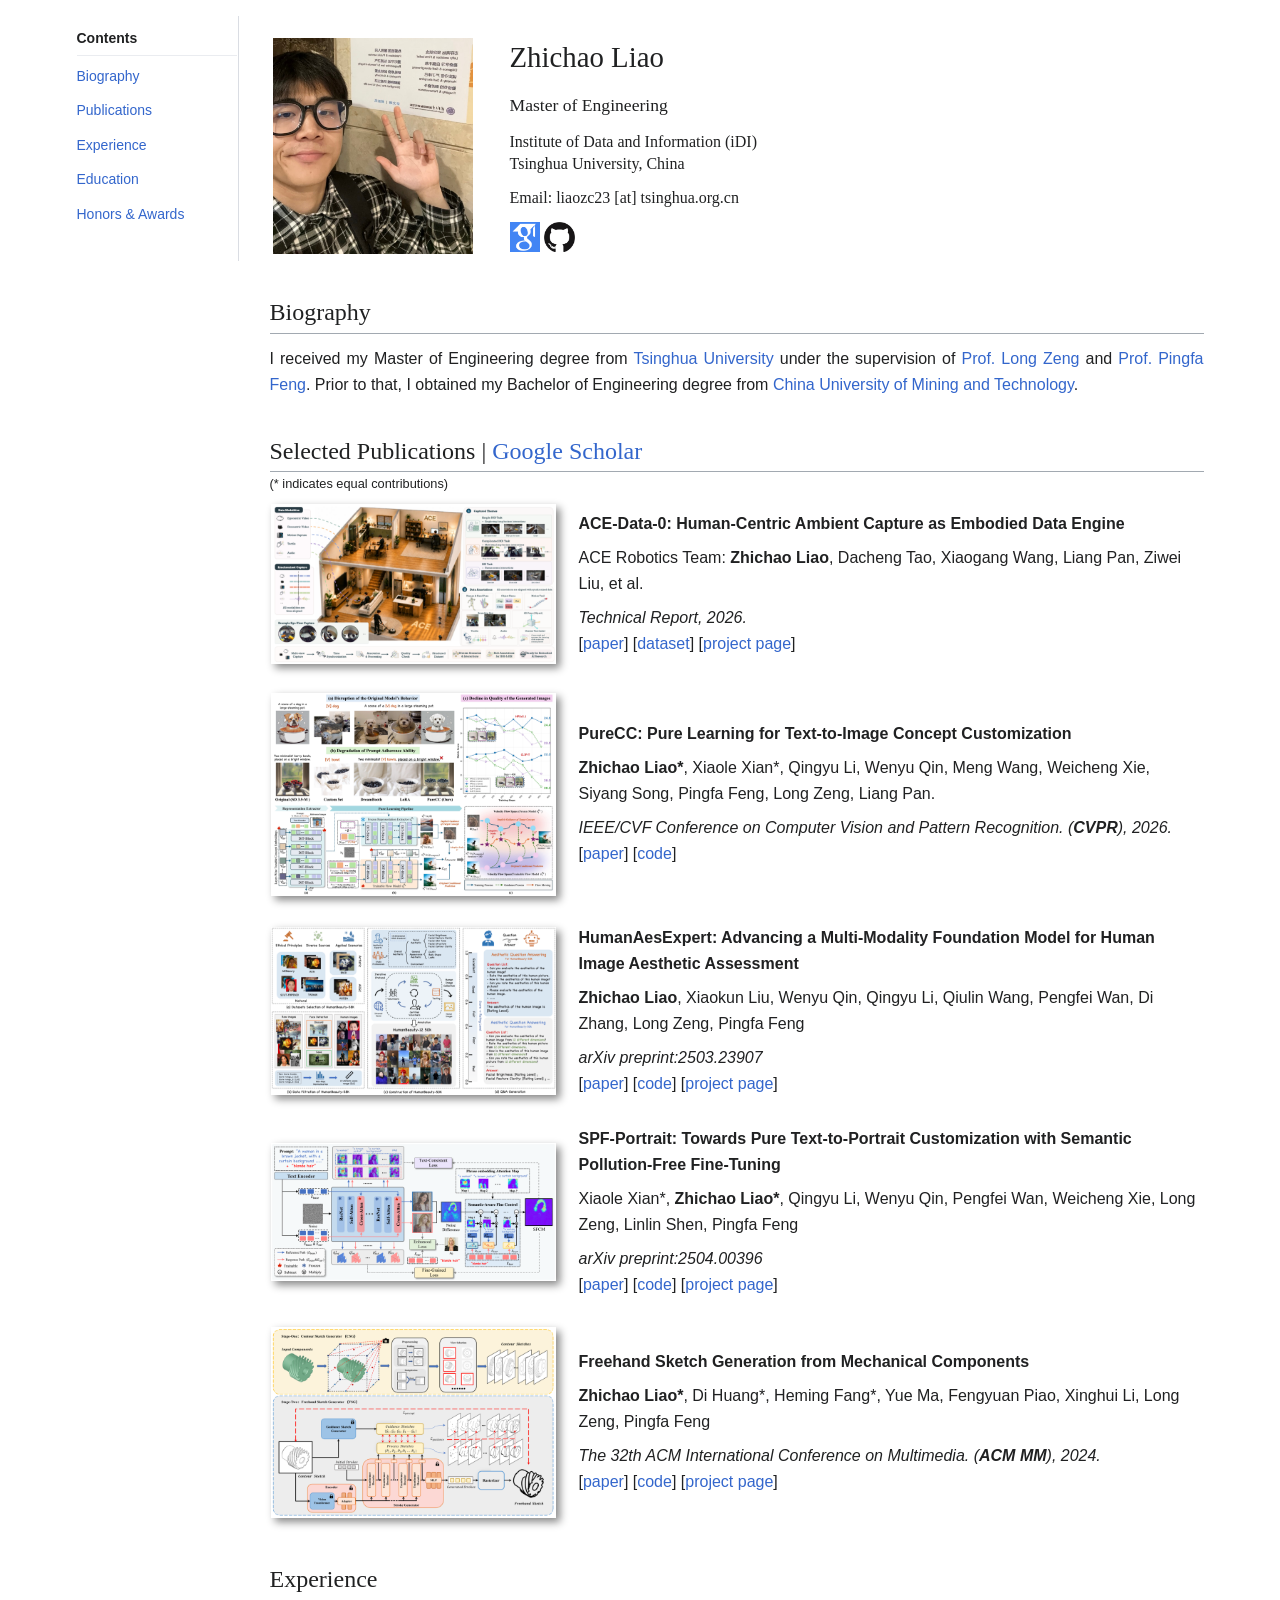
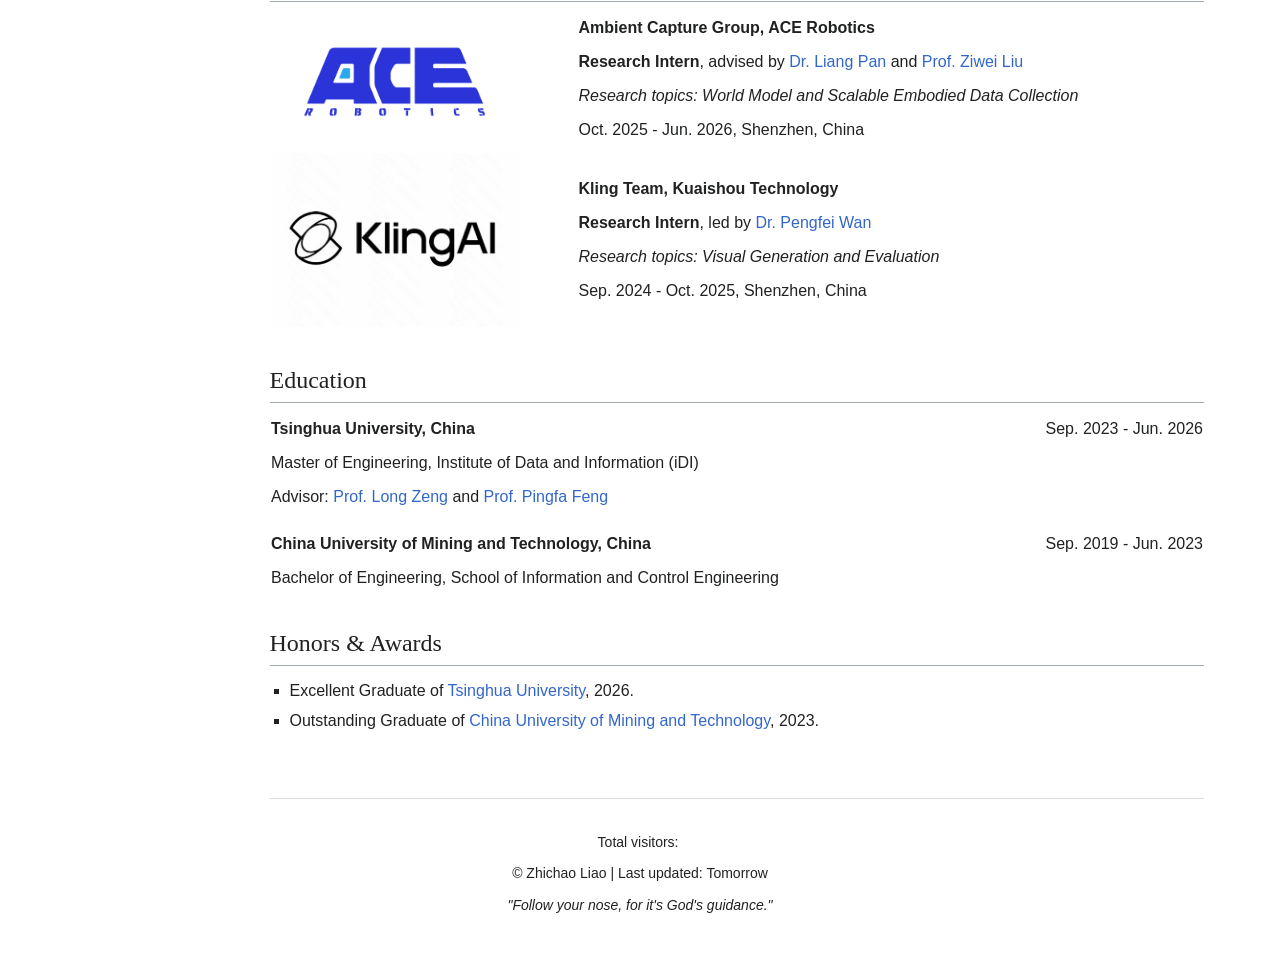
<file: index.html>
<!doctype html>
<html lang="en">
<head>
<meta charset="utf-8">
<meta name="viewport" content="width=device-width, initial-scale=1">

<meta name="keywords" content="Zhichao Liao, Chaos Liao, THU, Tsinghua University"> 
<meta name="description" content="Zhichao Liao">
<meta name="google-site-verification" content="sRV7njEFme-TlUt8aD9s37_O2lqmwnb_XZAtIdP8z1U">
<link rel="stylesheet" href="jemdoc.css">
<title>Zhichao Liao</title>
</head>

<body>
<nav id="page-contents">
	<h2>Contents</h2>
	<ul>
		<li><a href="#biography">Biography</a></li>
		<li><a href="#selected-publications">Publications</a></li>
		<li><a href="#experience">Experience</a></li>
		<li><a href="#education">Education</a></li>
		<li><a href="#honors-awards">Honors &amp; Awards</a></li>
	</ul>
</nav>

<main id="layout-content">


<table class="profile-header" role="presentation">
	<tbody>
		<tr>
			<td>
				<img class="profile-photo" src="pic/lzc_2025.jpg" alt="Zhichao Liao">
			</td>
			<td>
				<div id="toptitle">
					<h1>Zhichao Liao</h1>
				</div>

				<p class="profile-info profile-degree">Master of Engineering</p>
				<p class="profile-info profile-affiliation">
					Institute of Data and Information (iDI) <br>
					Tsinghua University, China
				</p>
				<p class="profile-info">
					Email: liaozc23 [at] tsinghua.org.cn
				</p>
				<p class="profile-links">
						<a href="https://scholar.google.com/citations?user=4eRwbOEAAAAJ&amp;hl=zh-CN"><img class="social-icon" src="./pic/google_scholar.png" alt="Google Scholar"></a>
						<a href="https://github.com/lzc-sg"><img class="social-icon" src="./pic/github_s.jpg" alt="GitHub"></a>
<!-- 				<a href="https://www.researchgate.net/profile/ZhichaoLiao"><img class="social-icon" src="pic/rg.png" alt="ResearchGate"></a>
					<a href="https://www.linkedin.com/in/ZhichaoLiao"><img class="social-icon" src="pic/LinkedIn_s.png" alt="LinkedIn"></a> -->
				</p>
			</td>
		</tr>
	</tbody>
</table>



<h2 id="biography">Biography</h2>
<div class="biography-content">
	<p class="biography-text">
		I received my Master of Engineering degree from
		<a href="https://www.tsinghua.edu.cn/">Tsinghua University</a>
		under the supervision of
		<a href="https://jackyzengl.github.io/">Prof. Long Zeng</a> and
		<a href="https://me.tsinghua.edu.cn/info/1097/1576.htm">Prof. Pingfa Feng</a>.
		Prior to that, I obtained my Bachelor of Engineering degree from
		<a href="https://www.cumt.edu.cn/">China University of Mining and Technology</a>.
	</p>
</div>
	
<!-- <p>
	Recently, my research interests lie in Generative AI and Multi-Modal Learning.<br>  
</p> -->

<!-- <p>
	<i style="color: red; display: inline;">I am actively pursuing PhD opportunities and welcome inquiries from those interested in collaborative academic endeavors. Please feel free to contact me for further discussion.</i>
</p> -->


<h2 id="selected-publications">Selected Publications | <a href="https://scholar.google.com/citations?user=4eRwbOEAAAAJ&amp;hl=zh-CN">Google Scholar</a></h2>
<p class="publication-note">(* indicates equal contributions)</p>
<table id="publications-table" class="publications-list" role="presentation">
	<tbody>
	<tr class="publication-entry">
		<td>
		<img class="publication-thumbnail" src="pub_pic/Ace-Data-0.png" alt="">
		</td>				
		<td>
		<p><b>ACE-Data-0: Human-Centric Ambient Capture as Embodied Data Engine</b></p>
		<p>ACE Robotics Team: <b>Zhichao Liao</b>, Dacheng Tao, Xiaogang Wang, Liang Pan, Ziwei Liu, et al.</p>
		<em>Technical Report, 2026.</em>
		<p> [<a href="https://arxiv.org/abs/2607.28625">paper</a>] [<a href="https://huggingface.co/datasets/ACERobotics/ACE-Data-0">dataset</a>] [<a href="https://ace-data-engine.github.io/ACE-Data-0/">project page</a>]
		</p>
		</td>
	</tr>
		
	<tr class="publication-entry">
		<td>
		<img class="publication-thumbnail" src="pub_pic/PureCC.png" alt="">
		</td>				
		<td>
		<p><b>PureCC: Pure Learning for Text-to-Image Concept Customization</b></p>
		<p><b>Zhichao Liao*</b>, Xiaole Xian*, Qingyu Li, Wenyu Qin, Meng Wang, Weicheng Xie, Siyang Song, Pingfa Feng, Long Zeng, Liang Pan.</p>
		<em>IEEE/CVF Conference on Computer Vision and Pattern Recognition. (<b>CVPR</b>), 2026.</em>
		<p> [<a href="https://arxiv.org/abs/2603.07561">paper</a>] [<a href="https://github.com/lzc-sg/PureCC">code</a>]
		</p>
		</td>
	</tr>
		
	<tr class="publication-entry">
		<td>
		<img class="publication-thumbnail" src="pub_pic/HumanAesExpert.png" alt="">
		</td>				
		<td>
		<p><b>HumanAesExpert: Advancing a Multi-Modality Foundation Model for Human Image Aesthetic Assessment</b></p>
		<p><b>Zhichao Liao</b>, Xiaokun Liu, Wenyu Qin, Qingyu Li, Qiulin Wang, Pengfei Wan, Di Zhang, Long Zeng, Pingfa Feng </p>
		<em>arXiv preprint:2503.23907</em>
		<p> [<a href="https://arxiv.org/abs/2503.23907">paper</a>] [<a href="https://github.com/KwaiVGI/HumanAesExpert">code</a>] [<a href="https://humanaesexpert.github.io/HumanAesExpert/">project page</a>] 
		</p>
		</td>
	</tr>
		
	<tr class="publication-entry">
		<td>
		<img class="publication-thumbnail" src="pub_pic/SPF-Portrait.png" alt="">
		</td>				
		<td>
		<p><b>SPF-Portrait: Towards Pure Text-to-Portrait Customization with Semantic Pollution-Free Fine-Tuning</b></p>
		<p>Xiaole Xian*, <b>Zhichao Liao*</b>, Qingyu Li, Wenyu Qin, Pengfei Wan, Weicheng Xie, Long Zeng, Linlin Shen, Pingfa Feng</p>
		<em>arXiv preprint:2504.00396</em>
		<p> [<a href="https://arxiv.org/abs/2504.00396">paper</a>] [<a href="https://github.com/KwaiVGI/SPF-Portrait">code</a>] [<a href="https://spf-portrait.github.io/SPF-Portrait/">project page</a>] 
		</p>
		</td>
	</tr>
		
	
	<tr class="publication-entry">
		<td>
		<img class="publication-thumbnail" src="pub_pic/Freehand%20Sketch%20Generation%20from%20Mechanical%20Components.png" alt="">
		</td>				
		<td>
		<p><b>Freehand Sketch Generation from Mechanical Components</b></p>
		<p><b>Zhichao Liao*</b>, Di Huang*, Heming Fang*, Yue Ma, Fengyuan Piao, Xinghui Li, Long Zeng, Pingfa Feng</p>
		<em>The 32th ACM International Conference on Multimedia. (<b>ACM MM</b>), 2024.</em>
		<p> [<a href="https://arxiv.org/abs/2408.05966">paper</a>] [<a href="https://github.com/di-huang/Freehand-Sketch-Generation-from-Mechanical-Components/">code</a>] [<a href="https://mcfreeskegen.github.io/">project page</a>]
		</p>
		</td>
	</tr>
</tbody></table>


<h2 id="experience">Experience</h2>
<table id="experience-table" class="experience-list" role="presentation">
<tbody>
    <!-- Entry 1 -->
	<tr>
	    <td>
	        <img class="experience-logo-ace" src="pic/ACE.png" alt="">
	    </td>
	    <td>
	        <p><b>Ambient Capture Group, ACE Robotics</b></p>
	        <p>
	            <b>Research Intern</b>, advised by
	            <a href="https://ethan7899.github.io/">Dr. Liang Pan</a> 
	            and
	            <a href="https://liuziwei7.github.io/">Prof. Ziwei Liu</a>
	        </p>
	        <p><em>Research topics: World Model and Scalable Embodied Data Collection</em></p>
	        <p>Oct. 2025 - Jun. 2026, Shenzhen, China</p>
	    </td>
	</tr>
	
	<tr>
	    <td>
	        <img class="experience-logo-kling" src="pic/kling.png" alt="">
	    </td>
	    <td>
	        <p><b>Kling Team, Kuaishou Technology</b></p>
	        <p><b>Research Intern</b>, led by
	            <a href="https://magicwpf.github.io/">Dr. Pengfei Wan</a>
	        </p>
	        <p><em>Research topics: Visual Generation and Evaluation</em></p>
	        <p>Sep. 2024 - Oct. 2025, Shenzhen, China</p>
	    </td>
	</tr>

</tbody>
</table>


	

<h2 id="education">Education</h2>
<div class="education-container">
<table id="education-table" class="education-list" role="presentation">
<tbody>
    <!-- Entry 1 -->
    <tr>
        <td>
            <p class="education-heading">
                <b>Tsinghua University, China</b>
                <span class="education-date">Sep. 2023 - Jun. 2026</span>
            </p>
            <p>Master of Engineering, Institute of Data and Information (iDI)</p>
            <p>Advisor:
                <a href="https://jackyzengl.github.io/">Prof. Long Zeng</a> and
                <a href="https://me.tsinghua.edu.cn/info/1097/1576.htm">Prof. Pingfa Feng</a>
            </p>
        </td>
    </tr>

    <!-- Entry 2 -->
    <tr>
        <td>
            <p class="education-heading">
                <b>China University of Mining and Technology, China</b>
                <span class="education-date">Sep. 2019 - Jun. 2023</span>
            </p>
            <p>Bachelor of Engineering, School of Information and Control Engineering</p>
        </td>
    </tr>
</tbody>
</table>
</div>



<h2 id="honors-awards">Honors &amp; Awards</h2>
<div>
<ul class="honors-list">
	<li>
		Excellent Graduate of <a href="https://www.tsinghua.edu.cn/">Tsinghua University</a>, 2026.
	</li>
	<!-- <li>
		<a href="https://www.tsinghua.edu.cn/">Tsinghua University</a> Advanced Manufacturing Scholarship, 2024.
	</li> -->
	<li>
		Outstanding Graduate of <a href="https://www.cumt.edu.cn/">China University of Mining and Technology</a>, 2023.
	</li>
	<!-- <li>
		Dioo Microcircuits Corporation Scholarship, 2023.
	</li>
	<li>
		Pingmei Shenma Corporation Scholarship, 2022.
	</li>
	<li>
		First-Class Scholarship of <a href="https://www.cumt.edu.cn/">China University of Mining and Technology</a>, 2022.
	</li>
	<li>
		Outstanding Student of <a href="https://www.cumt.edu.cn/">China University of Mining and Technology</a>, 2022.
	</li>
	<li>
		First-Class Scholarship of <a href="https://www.cumt.edu.cn/">China University of Mining and Technology</a>, 2021.
	</li>
	<li>
		Outstanding Student of <a href="https://www.cumt.edu.cn/">China University of Mining and Technology</a>, 2021.
	</li>
	<li>
		Dadi Corporation Scholarship, 2020.
	</li> -->
</ul>
</div>

	

<!-- <h2>Professional Services</h2>
<ul>
	<li>	
	<b>Conference Reviewers:</b><br>
	IEEE/CVF Conference on Computer Vision and Pattern Recognition (CVPR) <br>
	IEEE/CVF International Conference on Computer Vision (ICCV) <br>
	ACM International Conference on Multimedia (ACM MM) <br>
	</li>
	
	<li>	
	<b>Journal Reviewers:</b><br>
	Computer-Aided Design <br>
	</li>
</ul> -->

<hr class="content-divider">
</main>

<footer id="page-footer">
	<div class="footer-content">
		<div class="visitor-counter">
			<span>Total visitors: </span>
			<!-- Default Statcounter code for Homepage https://lzc-sg.github.io/ -->
			<div class="visitor-counter-number">
				<script type="text/javascript">
				var sc_project=13362799;
				var sc_invisible=0;
				var sc_security="d1f00f01";
				var scJsHost = "https://";
				document.write("<sc"+"ript type='text/javascript' src='" + scJsHost+
				"statcounter.com/counter/counter.js'></"+"script>");
				</script>
			</div>
			<noscript><div class="statcounter"><a title="Web Analytics"
			href="https://statcounter.com/" target="_blank" rel="noopener noreferrer"><img class="statcounter"
			src="https://c.statcounter.com/13362799/0/d1f00f01/0/" alt="Visitor count"
			referrerpolicy="no-referrer-when-downgrade"></a></div></noscript>
			<!-- End of Statcounter Code -->
		</div>
		<p>&copy; Zhichao Liao | Last updated: Tomorrow</p>
		<p><em>"Follow your nose, for it's God's guidance."</em></p>
	</div>
</footer>

</body></html>
</file>
<file: jemdoc.css>
/* Default css file for jemdoc. */

:root {
  --page-background: #ffffff;
  --page-foreground: #202122;
  --border-base: #a2a9b1;
  --border-muted: #dadde3;
  --link-color: #36c;
  --link-hover: #3056a9;
  --link-active: #233566;
  --page-max-width: 1230px;
  --page-gutter: 32px;
  --sticky-offset: 16px;
  --publication-gap: 1.25rem;
  --education-gap: 0.75rem;
  --section-edge-padding: 1px;
}

html {
  background-color: var(--page-background);
  font-size: 100%;
  scroll-behavior: smooth;
}

body {
  box-sizing: border-box;
  width: 100%;
  font-family: sans-serif;
  color: var(--page-foreground);
  background-color: var(--page-background);
  text-align:left; /* for IE */
  margin-top: 17px;
  margin-bottom: 30px;
  margin-left: auto;
  margin-right: auto;
  padding-left: var(--page-gutter);
  padding-right: var(--page-gutter);
  padding-top: 6px;
  padding-bottom: 30px;
  max-width: var(--page-max-width);
  line-height: 1.625;
}

#page-contents {
	position: fixed;
	top: var(--sticky-offset);
	left: calc(50% - 563.5px);
	width: 140px;
	z-index: 10;
	font-family: sans-serif;
	font-size: 0.875rem;
	line-height: 1.6;
}

#page-contents h2 {
	display: block;
	margin: 0 0 0.25em;
	width: 160px;
	padding-bottom: 6px;
	font-family: sans-serif;
	font-size: 0.875rem;
	font-weight: bold;
	line-height: 1.6;
	border-bottom: none;
	position: relative;
}

#page-contents h2::after {
	content: "";
	position: absolute;
	left: 0;
	right: 0;
	bottom: 0;
	height: 1px;
	background-color: #eaecf0;
}

#page-contents ul {
	margin: 0;
	padding: 0;
	list-style-type: none;
}

#page-contents li {
	margin: 0;
	box-sizing: border-box;
}

#page-contents a {
	display: block;
	padding: 6px 0;
	word-break: break-word;
}

#page-contents::after {
	content: "";
	position: absolute;
	top: 0px;
	bottom: -30px;
	right: auto;
	left: calc(100% + 21px);
	width: 1px;
	background-color: var(--border-muted);
}

#selected-publications {
	margin-bottom: 0.15em;
	padding-bottom: 0.1em;
}

#selected-publications + p.publication-note {
	margin: 0.05em 0 0.75em;
	font-size: 0.8rem;
	line-height: 1.4;
}

.publications-list,
.experience-list,
.education-list {
	width: 100%;
	border-collapse: separate;
	border-spacing: 0;
}

.publications-list td:first-child,
.experience-list td:first-child {
	width: 306px;
}

.publications-list td,
.experience-list td,
.education-list td {
	padding: var(--section-edge-padding);
}

.publication-thumbnail {
	width: 285px;
	box-shadow: 4px 4px 8px #888;
}

.publications-list .publication-entry + .publication-entry td {
	padding-top: var(--publication-gap);
}

.publications-list .publication-entry td {
	vertical-align: middle;
}

.experience-list td {
	vertical-align: middle;
}

.experience-logo-ace {
	display: block;
	width: 200px;
	margin: 0 auto 0 23px;
}

.experience-logo-kling {
	width: 250px;
}

.profile-header td {
	vertical-align: top;
}

.profile-header td:first-child {
	padding-right: 20px;
}

.profile-header td:last-child {
	width: 670px;
	padding-left: 15px;
}

.education-list tr + tr td {
	padding-top: var(--education-gap);
}

.education-container {
	container: education / inline-size;
}

.education-heading {
	display: flex;
	flex-wrap: wrap;
	align-items: baseline;
	justify-content: space-between;
	gap: 0.25rem 1rem;
}

@container education (max-width: 35em) {
	.education-date {
		flex: 0 0 100%;
	}
}

#layout-content {
	/* Center the full 140px sidebar, its 53px gap, and the text as one group. */
	position: relative;
	left: 96.5px;
	max-width: calc(var(--page-max-width) - 2 * var(--page-gutter) - 200px - 2em);
	margin-top: 12px;
	margin-left: auto;
	margin-right: auto;
	padding-left: 1em;
	padding-right: 1em;
	background: white;
}

a {
	color: var(--link-color);
	text-decoration: none;
	border-radius: 2px;
}

a:visited {
	color: var(--link-color);
}

a:hover {
	color: var(--link-hover);
	text-decoration: underline;
}

a:active {
	color: var(--link-active);
	text-decoration: underline;
}

a:focus-visible {
	outline: 2px solid var(--link-color);
	outline-offset: 2px;
}

div#toptitle {
	padding-bottom: 0;
	margin-bottom: 0.36em;
}

h1, h2 {
	color: var(--page-foreground);
	margin-top: 0.7em;
	margin-bottom: 0.5em;
	padding-bottom: 0.2em;
	line-height: 1.0;
	padding-top: 0.5em;
	border-bottom: 1px solid var(--border-base);
}

h1 {
	font-family: "Linux Libertine", Georgia, Times, "Source Serif 4", serif;
	font-size: 180%;
	font-weight: normal;
	line-height: 1.375;
	padding-bottom: 0.3em;
}

h2 {
	font-family: "Linux Libertine", Georgia, Times, "Source Serif 4", serif;
	padding-top: 0.8em;
	font-size: 150%;
	font-weight: normal;
	line-height: 1.375;
}

#selected-publications,
#education,
#honors-awards {
	margin-top: calc(0.7em - 0.5rem);
}

.profile-header .profile-info {
	font-family: "Linux Libertine", Georgia, Times, "Source Serif 4", serif;
}

.profile-header .profile-degree {
	padding-top: 0.5em;
	padding-bottom: 0.2em;
	font-size: 110%;
	font-weight: normal;
	line-height: 1.2;
}

.profile-header p.profile-info {
	margin-top: 0;
	margin-bottom: 0.66em;
}

.profile-affiliation {
	line-height: 1.35;
}

.profile-links {
	margin: 0;
}

.biography-text {
	text-align: justify;
	text-align-last: left;
}

.biography-content {
	display: flow-root;
	padding-bottom: var(--section-edge-padding);
}

p {
	margin-top: 0.0em;
	margin-bottom: 0.5em;
	padding: 0;
	line-height: 1.625;
}

.content-divider {
	border: 0;
	border-top: 1px solid var(--border-muted);
	margin: 4em 0 0;
}

#page-footer {
	display: flow-root;
	margin-top: 32px;
	text-align: center;
}

.footer-content {
	display: flex;
	flex-direction: column;
	align-items: center;
	gap: 0.6em;
	font-size: 0.875rem;
}

.footer-content > * {
	margin: 0;
}

.visitor-counter-number {
	display: inline-block;
}

.visitor-counter img {
	height: 16px;
	width: auto;
	vertical-align: middle;
}

ul {
	margin-top: 0.2em;
	padding-top: 0;
	margin-bottom: 0.8em;
	list-style-position: outside;
	list-style-type: square;
}

.honors-list {
	padding-left: 1.25em;
}

.honors-list li {
	margin-top: 0.25em;
}

.honors-list li:first-child {
	margin-top: 0;
}

/* Move the side navigation above the content when there is not enough room
   for a fixed left rail. */
@media (max-width: 1279px) {
	body {
		box-sizing: border-box;
		width: 100%;
		max-width: var(--page-max-width);
		padding-left: clamp(16px, 5vw, 50px);
		padding-right: clamp(16px, 5vw, 50px);
	}

	#page-contents {
		position: static;
		width: auto;
		max-width: calc(var(--page-max-width) - 2 * var(--page-gutter) - 200px - 2em);
		margin: 0 auto 1.5em;
		padding: 0.5rem 0 0.75rem;
		border-bottom: 1px solid var(--border-muted);
	}

	#page-contents h2 {
		width: auto;
		margin-bottom: 0.5rem;
		padding-bottom: 0.35rem;
	}

	#page-contents h2::after {
		left: 0;
	}

	#page-contents ul {
		display: flex;
		flex-wrap: wrap;
		gap: 0.25rem 1rem;
	}

	#page-contents li {
		flex: 0 1 auto;
	}

	#page-contents a {
		padding: 0.25rem 0;
	}

	#page-contents::after {
		display: none;
	}

	#layout-content {
		left: 0;
		margin-left: auto;
		padding-left: 0;
		padding-right: 0;
	}

	#layout-content img {
		max-width: 100%;
		height: auto;
	}

	#layout-content table {
		max-width: 100%;
	}
}

@media (max-width: 700px) {
	body {
		padding-left: 16px;
		padding-right: 16px;
		padding-top: 0;
	}

	#page-contents {
		margin-bottom: 1em;
	}

	#page-contents ul {
		display: grid;
		grid-template-columns: repeat(auto-fit, minmax(min(100%, 180px), 1fr));
		gap: 0;
	}

	#page-contents a {
		padding: 0.4rem 0;
	}

	/* Keep table entries readable on narrow viewports. */
	:is(#publications-table, #education-table, #experience-table),
	:is(#publications-table, #education-table, #experience-table) tbody,
	:is(#publications-table, #education-table, #experience-table) tr,
	:is(#publications-table, #education-table, #experience-table) td {
		display: block;
		width: auto !important;
	}

	:is(#publications-table, #experience-table) td:first-child {
		margin-bottom: 0.75rem;
	}

	.publications-list .publication-entry + .publication-entry {
		margin-top: var(--publication-gap);
	}

	.publications-list .publication-entry + .publication-entry td {
		padding-top: 0;
	}

	.publications-list .publication-entry td {
		vertical-align: top;
	}
}

@media (max-width: 1000px) {
	.profile-header,
	.profile-header tbody,
	.profile-header tr,
	.profile-header td {
		display: block;
		width: auto !important;
	}

	.profile-header td:first-child {
		padding-right: 0 !important;
		margin-bottom: 1rem;
	}

	.profile-header td:last-child {
		padding-left: 0 !important;
	}
}

div#toptitle h1 {
	margin-bottom: 0.0em;
	padding-bottom: 0.1em;
	padding-top: 0;
	margin-top: 0;
	border-bottom: none;
}

img {
	border: none;
}

/* Keep the profile assets at their intended dimensions. The responsive image
   rule below applies to publication images, but must not resize these assets. */
#layout-content img.profile-photo {
	display: block;
	width: 200px;
	min-width: 200px;
	max-width: 200px;
	height: auto;
}

#layout-content img.social-icon {
	width: auto;
	height: 30px;
	max-width: none;
	object-fit: contain;
	margin-bottom: -3px;
}
</file>
